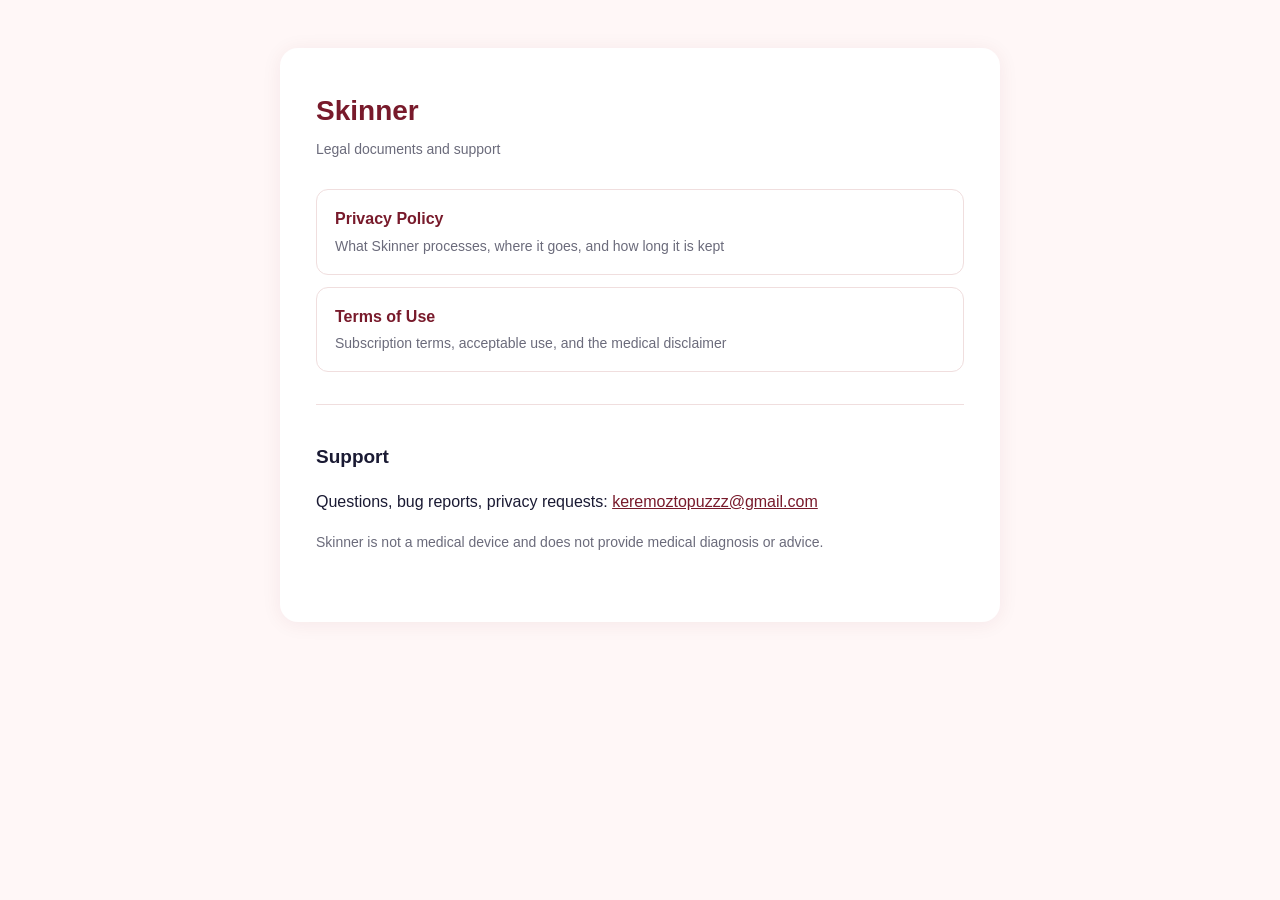
<file: legal/index.html>
<!doctype html>
<html lang="en">
<head>
<meta charset="utf-8">
<meta name="viewport" content="width=device-width, initial-scale=1">
<title>Skinner — Legal</title>
<link rel="stylesheet" href="./style.css">
</head>
<body>
<main>
  <h1>Skinner</h1>
  <p class="meta">Legal documents and support</p>
  <nav>
    <a href="./privacy/">Privacy Policy<span>What Skinner processes, where it goes, and how long it is kept</span></a>
    <a href="./terms/">Terms of Use<span>Subscription terms, acceptable use, and the medical disclaimer</span></a>
  </nav>
  <hr>
  <h2>Support</h2>
  <p>Questions, bug reports, privacy requests: <a href="mailto:keremoztopuzzz@gmail.com">keremoztopuzzz@gmail.com</a></p>
  <p class="meta">Skinner is not a medical device and does not provide medical diagnosis or advice.</p>
</main>
</body>
</html>
</file>
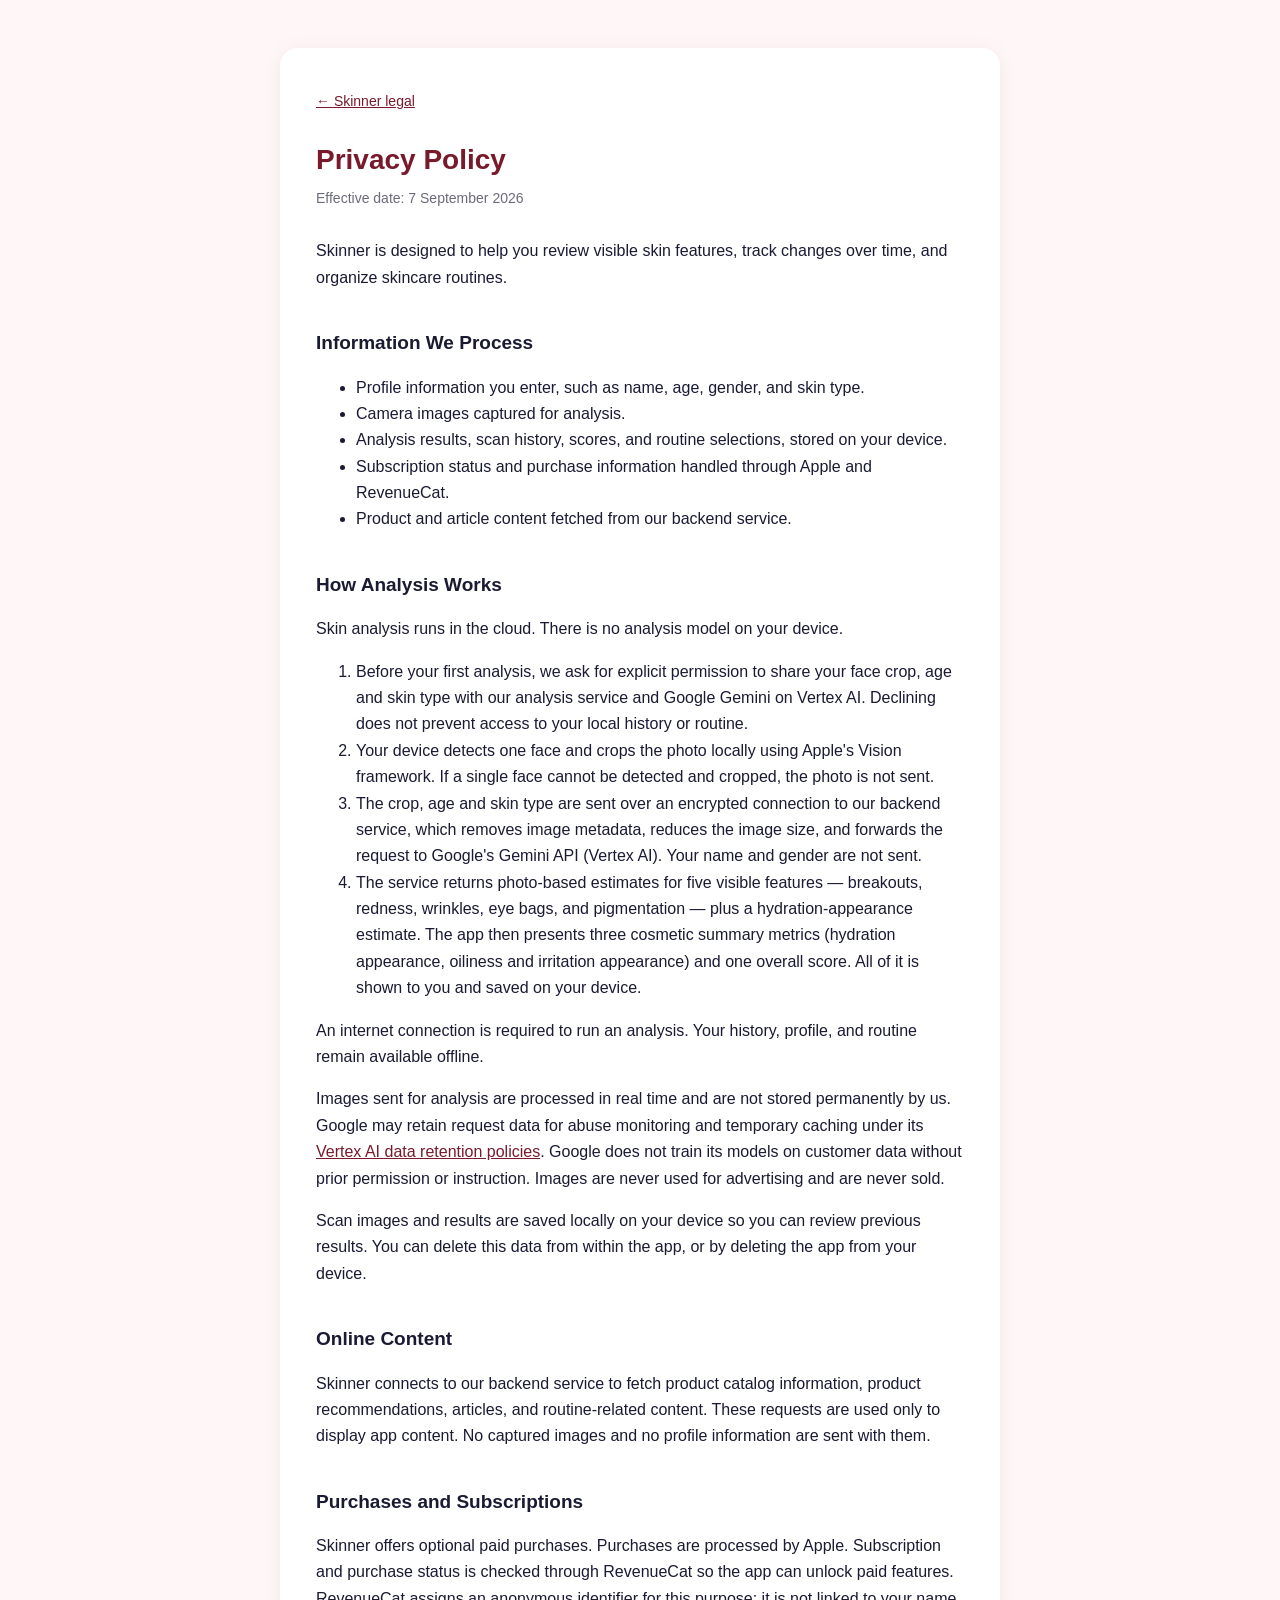
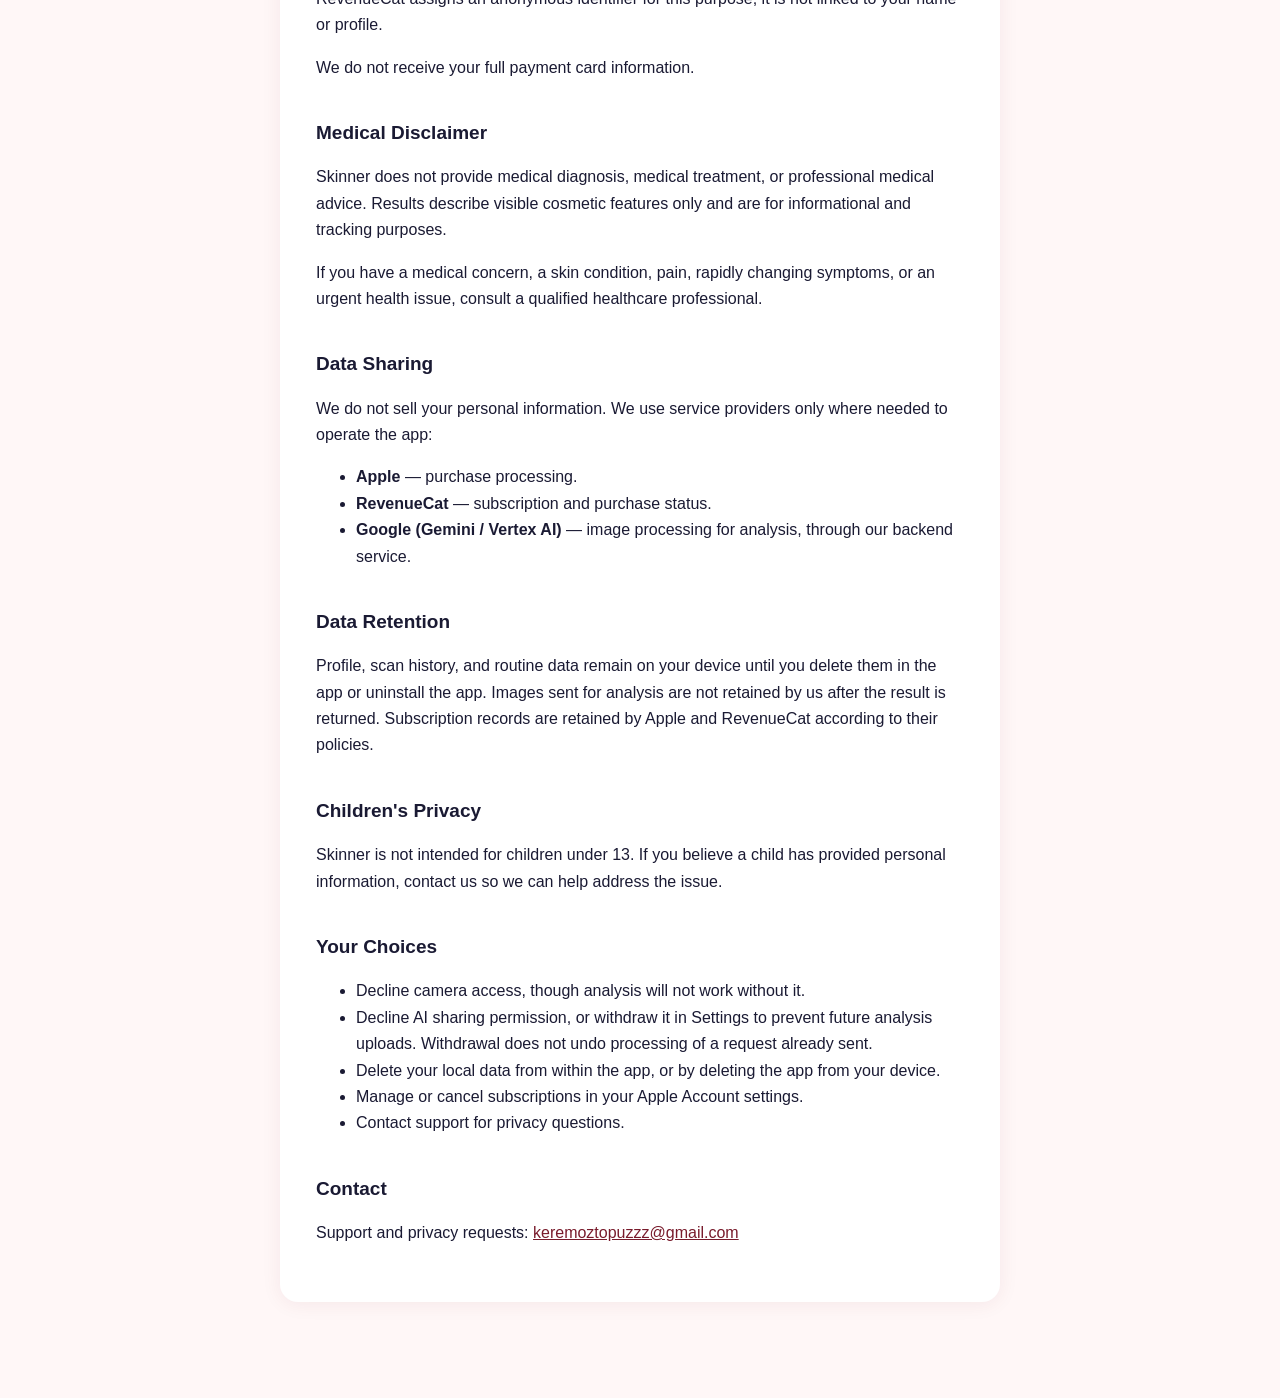
<file: legal/privacy/index.html>
<!doctype html>
<html lang="en">
<head>
<meta charset="utf-8">
<meta name="viewport" content="width=device-width, initial-scale=1">
<title>Skinner — Privacy Policy</title>
<link rel="stylesheet" href="../style.css">
</head>
<body>
<main>
  <a class="back" href="../">← Skinner legal</a>
  <h1>Privacy Policy</h1>
  <p class="meta">Effective date: 7 September 2026</p>

  <p>Skinner is designed to help you review visible skin features, track changes over time, and organize skincare routines.</p>

  <h2>Information We Process</h2>
  <ul>
    <li>Profile information you enter, such as name, age, gender, and skin type.</li>
    <li>Camera images captured for analysis.</li>
    <li>Analysis results, scan history, scores, and routine selections, stored on your device.</li>
    <li>Subscription status and purchase information handled through Apple and RevenueCat.</li>
    <li>Product and article content fetched from our backend service.</li>
  </ul>

  <h2>How Analysis Works</h2>
  <p>Skin analysis runs in the cloud. There is no analysis model on your device.</p>
  <ol>
    <li>Before your first analysis, we ask for explicit permission to share your face crop, age and skin type with our analysis service and Google Gemini on Vertex AI. Declining does not prevent access to your local history or routine.</li>
    <li>Your device detects one face and crops the photo locally using Apple's Vision framework. If a single face cannot be detected and cropped, the photo is not sent.</li>
    <li>The crop, age and skin type are sent over an encrypted connection to our backend service, which removes image metadata, reduces the image size, and forwards the request to Google's Gemini API (Vertex AI). Your name and gender are not sent.</li>
    <li>The service returns photo-based estimates for five visible features — breakouts, redness, wrinkles, eye bags, and pigmentation — plus a hydration-appearance estimate. The app then presents three cosmetic summary metrics (hydration appearance, oiliness and irritation appearance) and one overall score. All of it is shown to you and saved on your device.</li>
  </ol>
  <p>An internet connection is required to run an analysis. Your history, profile, and routine remain available offline.</p>
  <p>Images sent for analysis are processed in real time and are not stored permanently by us. Google may retain request data for abuse monitoring and temporary caching under its <a href="https://docs.cloud.google.com/vertex-ai/generative-ai/docs/vertex-ai-zero-data-retention">Vertex AI data retention policies</a>. Google does not train its models on customer data without prior permission or instruction. Images are never used for advertising and are never sold.</p>
  <p>Scan images and results are saved locally on your device so you can review previous results. You can delete this data from within the app, or by deleting the app from your device.</p>

  <h2>Online Content</h2>
  <p>Skinner connects to our backend service to fetch product catalog information, product recommendations, articles, and routine-related content. These requests are used only to display app content. No captured images and no profile information are sent with them.</p>

  <h2>Purchases and Subscriptions</h2>
  <p>Skinner offers optional paid purchases. Purchases are processed by Apple. Subscription and purchase status is checked through RevenueCat so the app can unlock paid features. RevenueCat assigns an anonymous identifier for this purpose; it is not linked to your name or profile.</p>
  <p>We do not receive your full payment card information.</p>

  <h2>Medical Disclaimer</h2>
  <p>Skinner does not provide medical diagnosis, medical treatment, or professional medical advice. Results describe visible cosmetic features only and are for informational and tracking purposes.</p>
  <p>If you have a medical concern, a skin condition, pain, rapidly changing symptoms, or an urgent health issue, consult a qualified healthcare professional.</p>

  <h2>Data Sharing</h2>
  <p>We do not sell your personal information. We use service providers only where needed to operate the app:</p>
  <ul>
    <li><strong>Apple</strong> — purchase processing.</li>
    <li><strong>RevenueCat</strong> — subscription and purchase status.</li>
    <li><strong>Google (Gemini / Vertex AI)</strong> — image processing for analysis, through our backend service.</li>
  </ul>

  <h2>Data Retention</h2>
  <p>Profile, scan history, and routine data remain on your device until you delete them in the app or uninstall the app. Images sent for analysis are not retained by us after the result is returned. Subscription records are retained by Apple and RevenueCat according to their policies.</p>

  <h2>Children's Privacy</h2>
  <p>Skinner is not intended for children under 13. If you believe a child has provided personal information, contact us so we can help address the issue.</p>

  <h2>Your Choices</h2>
  <ul>
    <li>Decline camera access, though analysis will not work without it.</li>
    <li>Decline AI sharing permission, or withdraw it in Settings to prevent future analysis uploads. Withdrawal does not undo processing of a request already sent.</li>
    <li>Delete your local data from within the app, or by deleting the app from your device.</li>
    <li>Manage or cancel subscriptions in your Apple Account settings.</li>
    <li>Contact support for privacy questions.</li>
  </ul>

  <h2>Contact</h2>
  <p>Support and privacy requests: <a href="mailto:keremoztopuzzz@gmail.com">keremoztopuzzz@gmail.com</a></p>
</main>
</body>
</html>
</file>
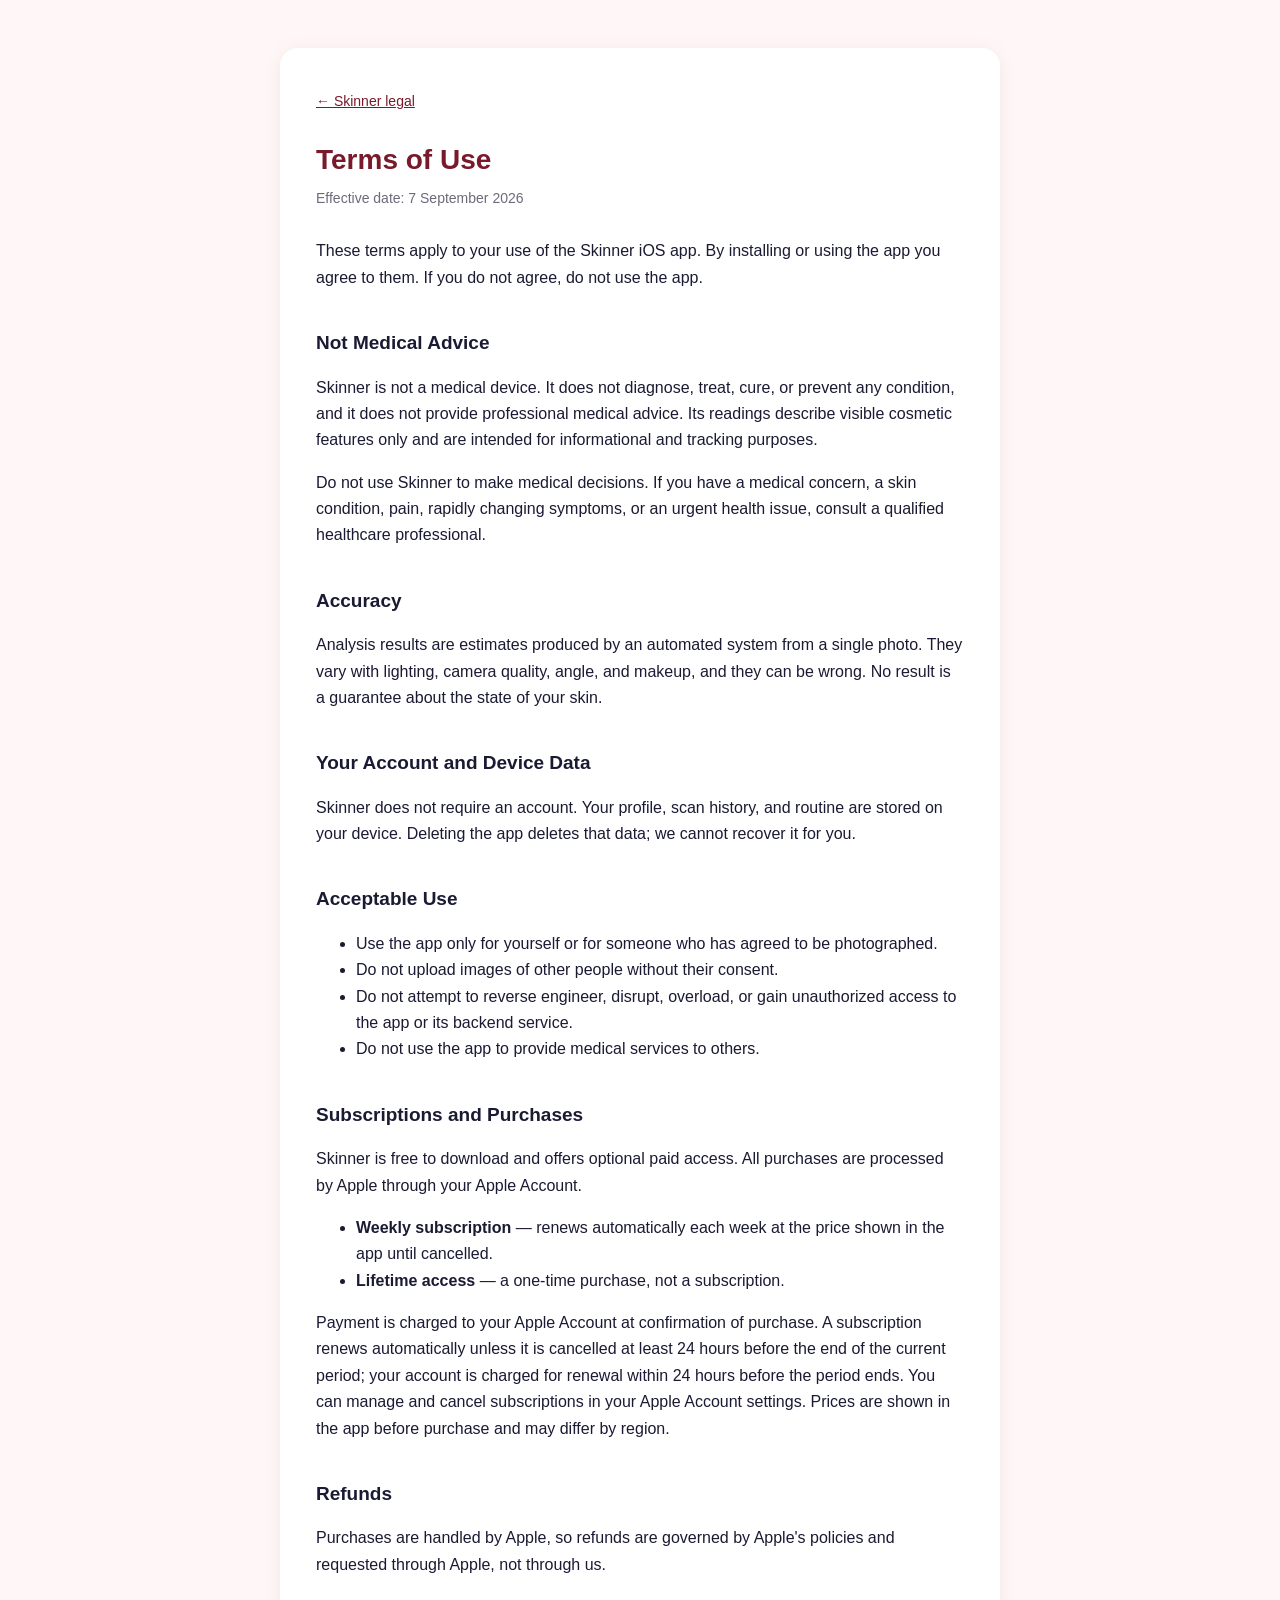
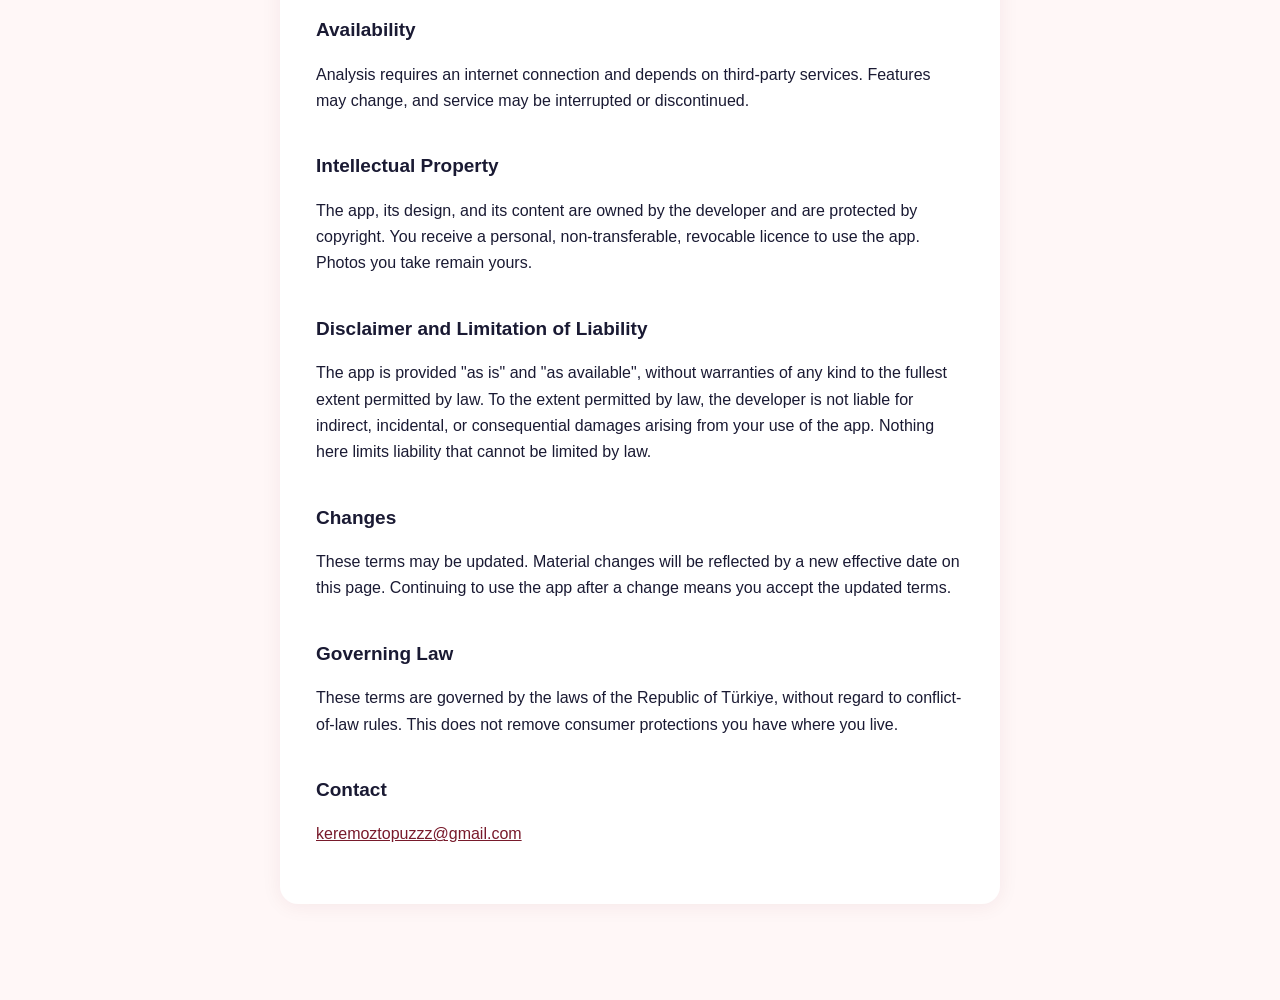
<file: legal/terms/index.html>
<!doctype html>
<html lang="en">
<head>
<meta charset="utf-8">
<meta name="viewport" content="width=device-width, initial-scale=1">
<title>Skinner — Terms of Use</title>
<link rel="stylesheet" href="../style.css">
</head>
<body>
<main>
  <a class="back" href="../">← Skinner legal</a>
  <h1>Terms of Use</h1>
  <p class="meta">Effective date: 7 September 2026</p>

  <p>These terms apply to your use of the Skinner iOS app. By installing or using the app you agree to them. If you do not agree, do not use the app.</p>

  <h2>Not Medical Advice</h2>
  <p>Skinner is not a medical device. It does not diagnose, treat, cure, or prevent any condition, and it does not provide professional medical advice. Its readings describe visible cosmetic features only and are intended for informational and tracking purposes.</p>
  <p>Do not use Skinner to make medical decisions. If you have a medical concern, a skin condition, pain, rapidly changing symptoms, or an urgent health issue, consult a qualified healthcare professional.</p>

  <h2>Accuracy</h2>
  <p>Analysis results are estimates produced by an automated system from a single photo. They vary with lighting, camera quality, angle, and makeup, and they can be wrong. No result is a guarantee about the state of your skin.</p>

  <h2>Your Account and Device Data</h2>
  <p>Skinner does not require an account. Your profile, scan history, and routine are stored on your device. Deleting the app deletes that data; we cannot recover it for you.</p>

  <h2>Acceptable Use</h2>
  <ul>
    <li>Use the app only for yourself or for someone who has agreed to be photographed.</li>
    <li>Do not upload images of other people without their consent.</li>
    <li>Do not attempt to reverse engineer, disrupt, overload, or gain unauthorized access to the app or its backend service.</li>
    <li>Do not use the app to provide medical services to others.</li>
  </ul>

  <h2>Subscriptions and Purchases</h2>
  <p>Skinner is free to download and offers optional paid access. All purchases are processed by Apple through your Apple Account.</p>
  <ul>
    <li><strong>Weekly subscription</strong> — renews automatically each week at the price shown in the app until cancelled.</li>
    <li><strong>Lifetime access</strong> — a one-time purchase, not a subscription.</li>
  </ul>
  <p>Payment is charged to your Apple Account at confirmation of purchase. A subscription renews automatically unless it is cancelled at least 24 hours before the end of the current period; your account is charged for renewal within 24 hours before the period ends. You can manage and cancel subscriptions in your Apple Account settings. Prices are shown in the app before purchase and may differ by region.</p>

  <h2>Refunds</h2>
  <p>Purchases are handled by Apple, so refunds are governed by Apple's policies and requested through Apple, not through us.</p>

  <h2>Availability</h2>
  <p>Analysis requires an internet connection and depends on third-party services. Features may change, and service may be interrupted or discontinued.</p>

  <h2>Intellectual Property</h2>
  <p>The app, its design, and its content are owned by the developer and are protected by copyright. You receive a personal, non-transferable, revocable licence to use the app. Photos you take remain yours.</p>

  <h2>Disclaimer and Limitation of Liability</h2>
  <p>The app is provided "as is" and "as available", without warranties of any kind to the fullest extent permitted by law. To the extent permitted by law, the developer is not liable for indirect, incidental, or consequential damages arising from your use of the app. Nothing here limits liability that cannot be limited by law.</p>

  <h2>Changes</h2>
  <p>These terms may be updated. Material changes will be reflected by a new effective date on this page. Continuing to use the app after a change means you accept the updated terms.</p>

  <h2>Governing Law</h2>
  <p>These terms are governed by the laws of the Republic of Türkiye, without regard to conflict-of-law rules. This does not remove consumer protections you have where you live.</p>

  <h2>Contact</h2>
  <p><a href="mailto:keremoztopuzzz@gmail.com">keremoztopuzzz@gmail.com</a></p>
</main>
</body>
</html>
</file>
<file: legal/style.css>
:root {
  --bg: #fff7f7;
  --card: #ffffff;
  --ink: #1a1a33;
  --muted: #6b6b7b;
  --brand: #781a2b;
  --rule: #f0dede;
}

* { box-sizing: border-box; }

body {
  margin: 0;
  padding: 48px 20px 96px;
  background: var(--bg);
  color: var(--ink);
  font: 16px/1.65 -apple-system, BlinkMacSystemFont, "Segoe UI", Helvetica, Arial, sans-serif;
}

main {
  max-width: 720px;
  margin: 0 auto;
  background: var(--card);
  border-radius: 18px;
  padding: 40px 36px;
  box-shadow: 0 2px 20px rgba(120, 26, 43, 0.07);
}

h1 { font-size: 28px; margin: 0 0 4px; color: var(--brand); }
h2 { font-size: 19px; margin: 36px 0 10px; }
p, li { color: var(--ink); }
a { color: var(--brand); }

.meta { color: var(--muted); font-size: 14px; margin: 0 0 28px; }
.back { display: inline-block; margin-bottom: 24px; font-size: 14px; }

hr { border: 0; border-top: 1px solid var(--rule); margin: 32px 0; }

nav a {
  display: block;
  padding: 16px 18px;
  margin-bottom: 12px;
  border: 1px solid var(--rule);
  border-radius: 12px;
  text-decoration: none;
  font-weight: 600;
}

nav a span { display: block; font-weight: 400; color: var(--muted); font-size: 14px; margin-top: 2px; }

@media (max-width: 520px) {
  body { padding: 24px 14px 64px; }
  main { padding: 28px 20px; border-radius: 14px; }
}
</file>
